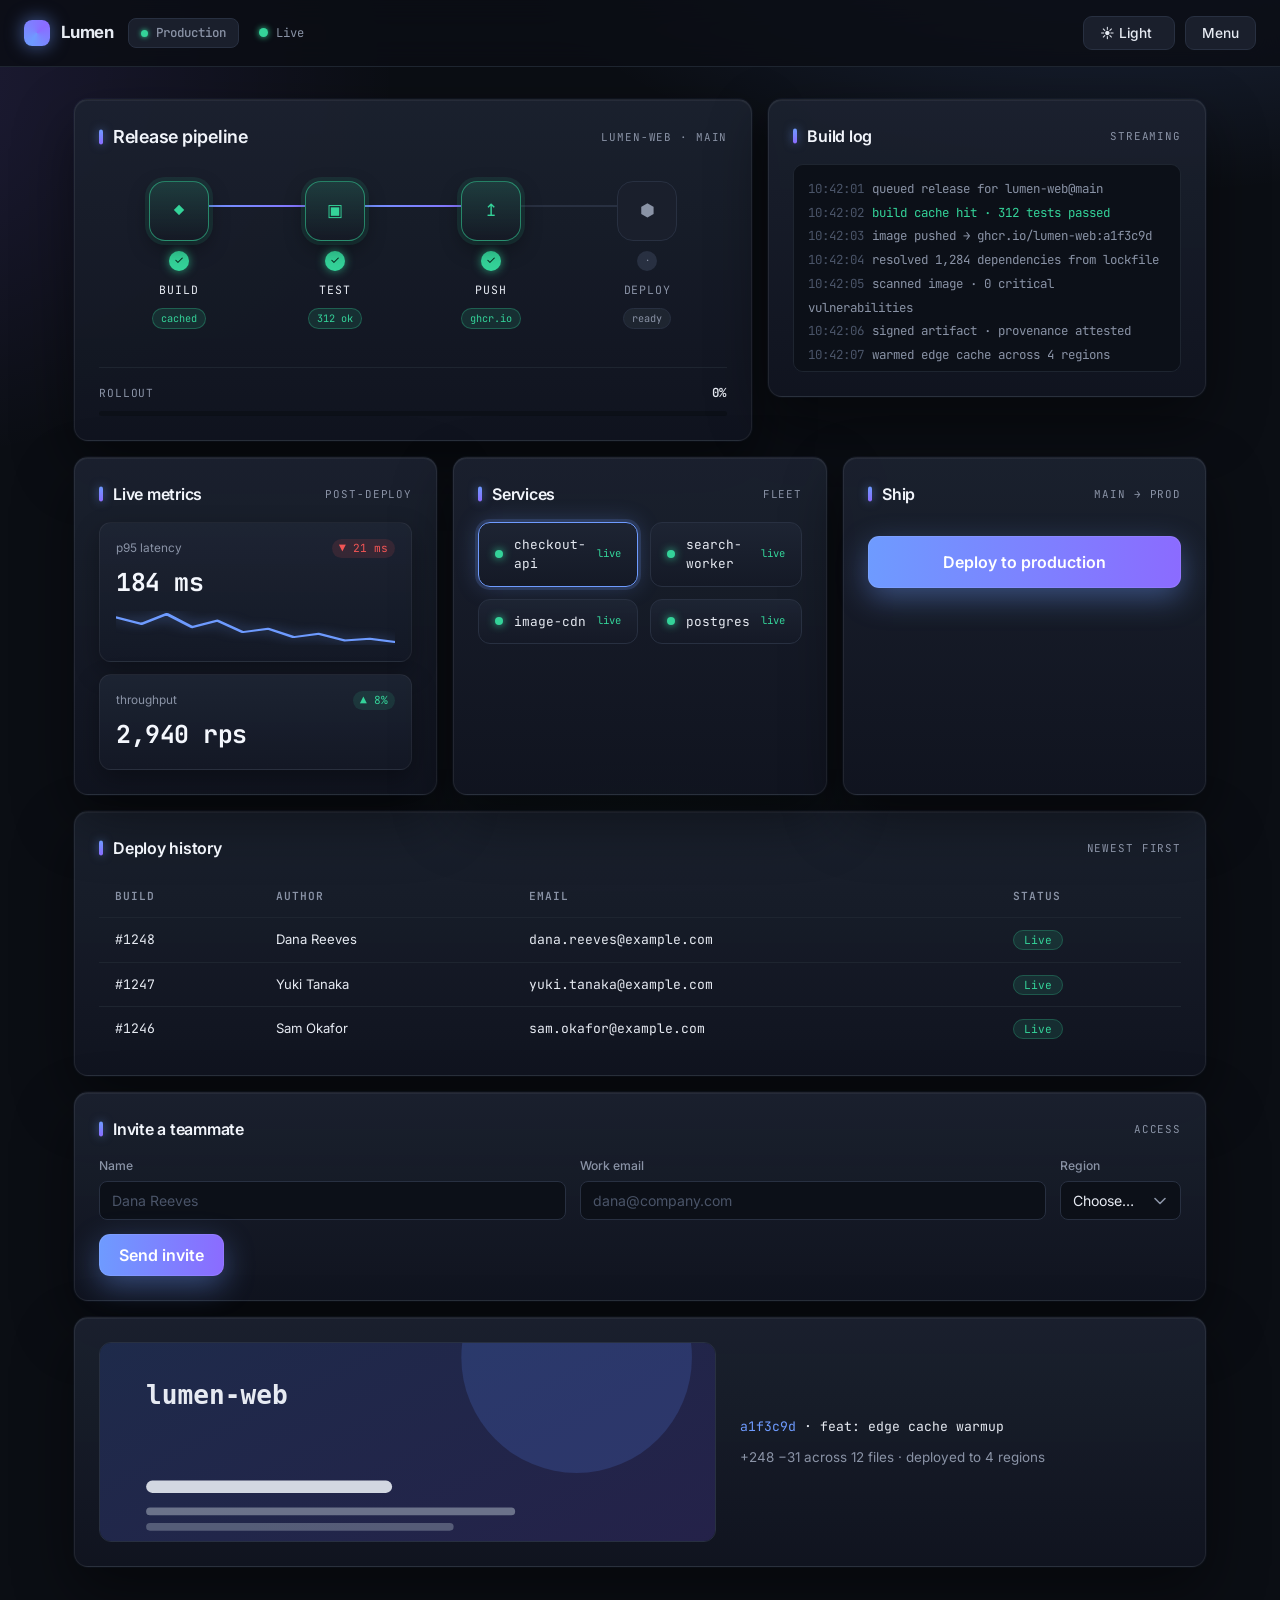
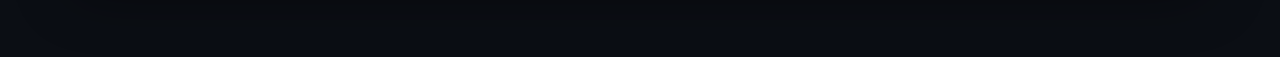
<file: assets-src/demo/index.html>
<!doctype html>
<html lang="en">
<head>
<meta charset="utf-8">
<meta name="viewport" content="width=device-width, initial-scale=1">
<title>Lumen — Deploy Console</title>
<link rel="preconnect" href="https://fonts.googleapis.com">
<link rel="preconnect" href="https://fonts.gstatic.com" crossorigin>
<link href="https://fonts.googleapis.com/css2?family=Inter:wght@400;500;600;700&family=JetBrains+Mono:wght@400;500;700&display=swap" rel="stylesheet">
  <link rel="stylesheet" href="theme.css">
</head>
<body>
<header class="console-bar">
  <div class="logo"><i></i>Lumen</div>
  <div id="env-switch">Production</div>
  <div class="status-dot"><i id="live-dot"></i><span>Live</span></div>
  <div class="bar-actions">
    <button class="btn" id="theme" aria-label="Toggle color theme">☀ Light</button>
    <button class="btn" id="menu" aria-expanded="false" aria-controls="drawer">Menu</button>
  </div>
</header>

<nav class="drawer" id="drawer" role="dialog" aria-label="Workspace navigation" aria-hidden="true">
  <a class="nav-item" href="#">Overview <b>⌘1</b></a>
  <a class="nav-item" href="#">Pipelines <b>⌘2</b></a>
  <a class="nav-item" href="#">Services <b>⌘3</b></a>
  <a class="nav-item" href="#">Monitoring <b>⌘4</b></a>
  <a class="nav-item" href="#">Team <b>⌘5</b></a>
  <a class="nav-item" href="#">Settings <b>⌘,</b></a>
</nav>

<main>
  <div class="grid">
    <!-- PIPELINE -->
    <section class="panel pipeline" id="pipeline">
      <div class="panel__head"><h2>Release pipeline</h2><span class="tag">lumen-web · main</span></div>
      <ul class="stages">
        <li class="stage done" id="stage-build" data-stage="build">
          <div class="stage-link" data-edge="build-test"><i></i></div>
          <div class="stage-ico"><span class="stage-ring"></span>◆</div>
          <span class="badge">✓</span><span class="stage-name">Build</span><span class="chip">cached</span>
        </li>
        <li class="stage done" id="stage-test" data-stage="test">
          <div class="stage-link" data-edge="test-push"><i></i></div>
          <div class="stage-ico"><span class="stage-ring"></span>▣</div>
          <span class="badge">✓</span><span class="stage-name">Test</span><span class="chip">312 ok</span>
        </li>
        <li class="stage done" id="stage-push" data-stage="push">
          <div class="stage-link" data-edge="push-deploy"><i></i></div>
          <div class="stage-ico"><span class="stage-ring"></span>↥</div>
          <span class="badge">✓</span><span class="stage-name">Push</span><span class="chip">ghcr.io</span>
        </li>
        <li class="stage" id="stage-deploy" data-stage="deploy">
          <div class="stage-ico"><span class="stage-ring"></span>⬢</div>
          <span class="badge">·</span><span class="stage-name">Deploy</span><span class="chip">ready</span>
        </li>
      </ul>
      <div class="deploy-progress-wrap">
        <div class="deploy-progress-label"><span>Rollout</span><b id="rollout-pct">0%</b></div>
        <div class="deploy-progress"><i></i></div>
      </div>
    </section>

    <!-- LOG STREAM -->
    <section class="panel log-stream" id="deploy-log">
      <div class="panel__head"><h2>Build log</h2><span class="tag">streaming</span></div>
      <div class="log-stream__body" id="log-body" role="log" aria-live="polite">
        <div class="line"><span class="ts">10:42:01</span>queued release for lumen-web@main</div>
        <div class="line line--ok"><span class="ts">10:42:02</span>build cache hit · 312 tests passed</div>
        <div class="line"><span class="ts">10:42:03</span>image pushed → ghcr.io/lumen-web:a1f3c9d</div>
        <div class="line"><span class="ts">10:42:04</span>resolved 1,284 dependencies from lockfile</div>
        <div class="line"><span class="ts">10:42:05</span>scanned image · 0 critical vulnerabilities</div>
        <div class="line"><span class="ts">10:42:06</span>signed artifact · provenance attested</div>
        <div class="line"><span class="ts">10:42:07</span>warmed edge cache across 4 regions</div>
        <div class="line" id="log-approval"><span class="ts">10:42:08</span>awaiting deploy approval…</div>
      </div>
    </section>
  </div>

  <div class="grid-3">
    <!-- METRICS -->
    <section class="panel metrics" id="metrics">
      <div class="panel__head"><h2>Live metrics</h2><span class="tag">post-deploy</span></div>
      <div class="kpi" id="p95" data-metric="p95">
        <div class="kpi__label"><span>p95 latency</span><span class="delta down">▼ 21 ms</span></div>
        <b class="value" data-countup>184 ms</b>
        <svg class="spark" viewBox="0 0 120 34" preserveAspectRatio="none" aria-hidden="true"></svg>
      </div>
      <div class="kpi" id="rps" data-metric="rps">
        <div class="kpi__label"><span>throughput</span><span class="delta">▲ 8%</span></div>
        <b class="value" data-countup>2,940 rps</b>
      </div>
    </section>

    <!-- TOPOLOGY -->
    <section class="panel topology" id="topology">
      <div class="panel__head"><h2>Services</h2><span class="tag">fleet</span></div>
      <div class="topo-grid">
        <div class="svc-node svc-node--focus" id="svc-api" data-service="checkout-api"><span class="dot"></span><span class="nm">checkout-api</span><span class="st">live</span></div>
        <div class="svc-node" id="svc-worker" data-service="search-worker"><span class="dot"></span><span class="nm">search-worker</span><span class="st">live</span></div>
        <div class="svc-node" id="svc-cdn" data-service="image-cdn"><span class="dot"></span><span class="nm">image-cdn</span><span class="st">live</span></div>
        <div class="svc-node" id="svc-db" data-service="postgres"><span class="dot"></span><span class="nm">postgres</span><span class="st">live</span></div>
      </div>
    </section>

    <!-- DEPLOY ACTION -->
    <section class="panel deploy-panel" id="deploy-panel">
      <div class="panel__head"><h2>Ship</h2><span class="tag">main → prod</span></div>
      <div class="cta-row--form">
        <button class="cta" id="deploy"><span class="spin"></span><span class="chk">✓</span><span class="lbl">Deploy to production</span></button>
        <div class="toast" id="toast" role="status" aria-live="polite">Build #1249 live</div>
        <div class="toast grace" id="cancel-toast" role="status" aria-live="polite">Cancel deploy (5s)</div>
      </div>
      <div class="timer" id="schedule-countdown"><span>Scheduled release in</span><b>12:30</b></div>
      <div class="timer warn" id="rollback-countdown"><span>Auto-rollback in</span><b>04:59</b></div>
    </section>
  </div>

  <!-- HISTORY -->
  <section class="panel hist-wrap" id="history-panel">
    <div class="panel__head"><h2>Deploy history</h2><span class="tag">newest first</span></div>
    <table class="deploy-history" id="history">
      <thead><tr><th>Build</th><th>Author</th><th>Email</th><th>Status</th></tr></thead>
      <tbody id="history-body">
        <tr class="row--new" id="row-new"><td class="bn">#1249</td><td>You</td><td class="email" id="email-new" data-private>you@lumen.dev</td><td><span class="pill run" id="pill-new">Rolling out</span></td></tr>
        <tr id="row-1248"><td class="bn">#1248</td><td>Dana Reeves</td><td class="email" id="email-1248" data-private>dana.reeves@example.com</td><td><span class="pill ok">Live</span></td></tr>
        <tr id="row-1247"><td class="bn">#1247</td><td>Yuki Tanaka</td><td class="email" id="email-1247" data-private>yuki.tanaka@example.com</td><td><span class="pill ok">Live</span></td></tr>
        <tr id="row-1246"><td class="bn">#1246</td><td>Sam Okafor</td><td class="email" id="email-1246" data-private>sam.okafor@example.com</td><td><span class="pill ok">Live</span></td></tr>
      </tbody>
    </table>
  </section>

  <!-- INVITE / CONFIG FORM -->
  <section class="panel" id="invite-panel">
    <div class="panel__head"><h2>Invite a teammate</h2><span class="tag">access</span></div>
    <form class="invite" id="invite-form" onsubmit="return false">
      <div class="field"><label for="iname">Name</label><input id="iname" data-cursor-stop type="text" placeholder="Dana Reeves" autocomplete="off"></div>
      <div class="field"><label for="iemail">Work email</label><input id="iemail" data-cursor-stop type="email" placeholder="dana@company.com" autocomplete="off"></div>
      <div class="field"><label for="region">Region</label>
        <select id="region" data-cursor-stop>
          <option value="">Choose…</option>
          <option value="us-east">US East</option>
          <option value="eu-west">EU West</option>
          <option value="sa-east">São Paulo</option>
          <option value="ap-south">Singapore</option>
        </select>
      </div>
      <div class="cta-row--form">
        <button class="cta cta--form" id="invite" data-cursor-stop>Send invite</button>
        <div class="toast" id="invite-toast" role="status" aria-live="polite">Invite sent ✓</div>
      </div>
    </form>
  </section>

  <!-- DEPLOY DETAIL (kenburns) -->
  <section class="panel deploy-detail" id="deploy-detail">
    <div class="artifact-frame">
      <img class="artifact-preview" data-kenburns alt="Deployed lumen-web app preview"
        src="data:image/svg+xml;utf8,&lt;svg xmlns='http://www.w3.org/2000/svg' width='800' height='400'&gt;&lt;defs&gt;&lt;linearGradient id='g' x1='0' y1='0' x2='1' y2='1'&gt;&lt;stop offset='0' stop-color='%235B8CFF'/&gt;&lt;stop offset='1' stop-color='%237C5CF6'/&gt;&lt;/linearGradient&gt;&lt;/defs&gt;&lt;rect width='800' height='400' fill='%230c1018'/&gt;&lt;rect width='800' height='400' fill='url(%23g)' opacity='.22'/&gt;&lt;circle cx='620' cy='90' r='150' fill='%235B8CFF' opacity='.18'/&gt;&lt;rect x='60' y='250' width='320' height='16' rx='8' fill='%23E6EAF2' opacity='.9'/&gt;&lt;rect x='60' y='285' width='480' height='10' rx='5' fill='%238A93A6' opacity='.7'/&gt;&lt;rect x='60' y='305' width='400' height='10' rx='5' fill='%238A93A6' opacity='.5'/&gt;&lt;text x='60' y='150' fill='%23E6EAF2' font-family='monospace' font-size='34' font-weight='700'&gt;lumen-web&lt;/text&gt;&lt;/svg&gt;">
    </div>
    <div>
      <div class="detail__commit"><span class="sha">a1f3c9d</span> · feat: edge cache warmup</div>
      <div class="detail__diff">+248 −31 across 12 files · deployed to 4 regions</div>
    </div>
  </section>
</main>

<script>
  const $=s=>document.querySelector(s), $$=s=>[...document.querySelectorAll(s)];

  // drawer (with aria sync)
  $('#menu').addEventListener('click',()=>{
    const open=$('#drawer').classList.toggle('open');
    $('#menu').setAttribute('aria-expanded',open);
    $('#drawer').setAttribute('aria-hidden',!open);
  });

  // theme
  $('#theme').addEventListener('click',function(){
    const light=document.body.classList.toggle('light');
    this.textContent=light?'☾ Dark':'☀ Light';
  });

  // static p95 sparkline path (the showreel sparkline primitive overlays its own draw)
  (function(){
    const pts=[26,22,28,20,24,17,19,14,16,12,13,11],w=120,h=34,
      max=Math.max(...pts),min=Math.min(...pts);
    const d=pts.map((p,i)=>`${i?'L':'M'}${(i/(pts.length-1)*w).toFixed(1)},${(h-((p-min)/(max-min||1))*(h-6)-3).toFixed(1)}`).join(' ');
    $('#p95 .spark').innerHTML=`<path d="${d}" fill="none" stroke="var(--acc)" stroke-width="2" stroke-linecap="round" stroke-linejoin="round"/>`;
  })();

  // ── countdown driver: ticks a timer from mm:ss while shown
  function tick(el){
    const b=el.querySelector('b');let [m,s]=b.textContent.split(':').map(Number);
    el._iv&&clearInterval(el._iv);
    el._iv=setInterval(()=>{ if(s===0){if(m===0){clearInterval(el._iv);return;}m--;s=59;}else s--;
      b.textContent=String(m).padStart(2,'0')+':'+String(s).padStart(2,'0'); },1000);
  }

  // ── blocked gate branch: a real first attempt that fails the deploy gate.
  // Leaves the fail state UP (red stage, ticking rollback) so the guard scene
  // shows genuine blocked state; the next deploy click clears it and ships.
  let gateArmed=false; // set true to make the first deploy click fail the gate
  function blockGate(){
    const dep=$('#stage-deploy'),btn=$('#deploy');
    dep.classList.add('fail');dep.querySelector('.badge').textContent='!';
    dep.querySelector('.chip').textContent='gate failed';
    btn.classList.add('blocked');btn.classList.add('shaking');
    const rb=$('#rollback-countdown');rb.classList.add('show');tick(rb);
    $('#log-body').insertAdjacentHTML('beforeend','<div class="line line--err"><span class="ts">10:42:09</span>deploy gate FAILED · health check threshold</div>');
    setTimeout(()=>btn.classList.remove('shaking'),600); // shake plays once; red (.blocked) STAYS for the scene
  }

  // ── successful deploy flow: clears any fail, runs the pipeline, lands history
  function runDeploy(){
    const b=$('#deploy'),lbl=b.querySelector('.lbl'),bar=$('.deploy-progress i'),dep=$('#stage-deploy');
    if(b.classList.contains('loading')||b.classList.contains('done'))return;
    dep.classList.remove('fail');dep.querySelector('.badge').textContent='·';
    $('#rollback-countdown').classList.remove('show');
    b.classList.remove('blocked');b.classList.add('loading');lbl.textContent='Deploying…';
    dep.classList.add('running');dep.querySelector('.chip').textContent='deploying';
    // cancel grace window
    const cg=$('#cancel-toast');cg.classList.add('show');setTimeout(()=>cg.classList.remove('show'),1600);
    const pct=$('#rollout-pct');
    let w=0;const t=setInterval(()=>{w=Math.min(100,w+8);bar.style.width=w+'%';if(pct)pct.textContent=w+'%';
      if(w>=100){clearInterval(t);
        b.classList.remove('loading');b.classList.add('done');lbl.textContent='Deployed';
        dep.classList.remove('running');dep.classList.add('done');
        dep.querySelector('.badge').textContent='✓';dep.querySelector('.chip').textContent='live';
        $('#topology').setAttribute('data-rollout','');
        $('#log-body').insertAdjacentHTML('beforeend','<div class="line line--ok"><span class="ts">10:42:11</span>deploy complete · #1249 live in 4 regions</div>');
        // land history: reveal new row, flip pill to live
        const r=$('#row-new');r.classList.add('show');
        const p=$('#pill-new');p.className='pill ok';p.textContent='Live';
        const to=$('#toast');to.classList.add('show');setTimeout(()=>to.classList.remove('show'),20000);
      }},150);
  }
  // first click on an armed gate fails (guard scene); next click ships for real.
  $('#deploy').addEventListener('click',()=>{
    if(gateArmed){ gateArmed=false; blockGate(); return; }
    runDeploy();
  });

  // invite
  $('#invite').addEventListener('click',()=>{
    const name=($('#iname').value||'teammate').trim();
    const t=$('#invite-toast');t.textContent='Invite sent to '+name+' ✓';
    t.classList.add('show');setTimeout(()=>t.classList.remove('show'),20000);
  });

  // ── URL state hooks for the reel / static captures
  const q=new URLSearchParams(location.search);
  if(q.get('theme')==='light'){document.body.classList.add('light');$('#theme').textContent='☾ Dark';}
  if(q.get('gate')==='fail')gateArmed=true; // first deploy click will fail the gate
  if(q.get('schedule')==='1'){const sc=$('#schedule-countdown');sc.classList.add('show');tick(sc);}
  if(q.get('row')==='new')$('#row-new').classList.add('show');
  // expose for the reel to call between steps if needed
  window.__lumen={blockGate,runDeploy,tick};
</script>
</body>
</html>
</file>
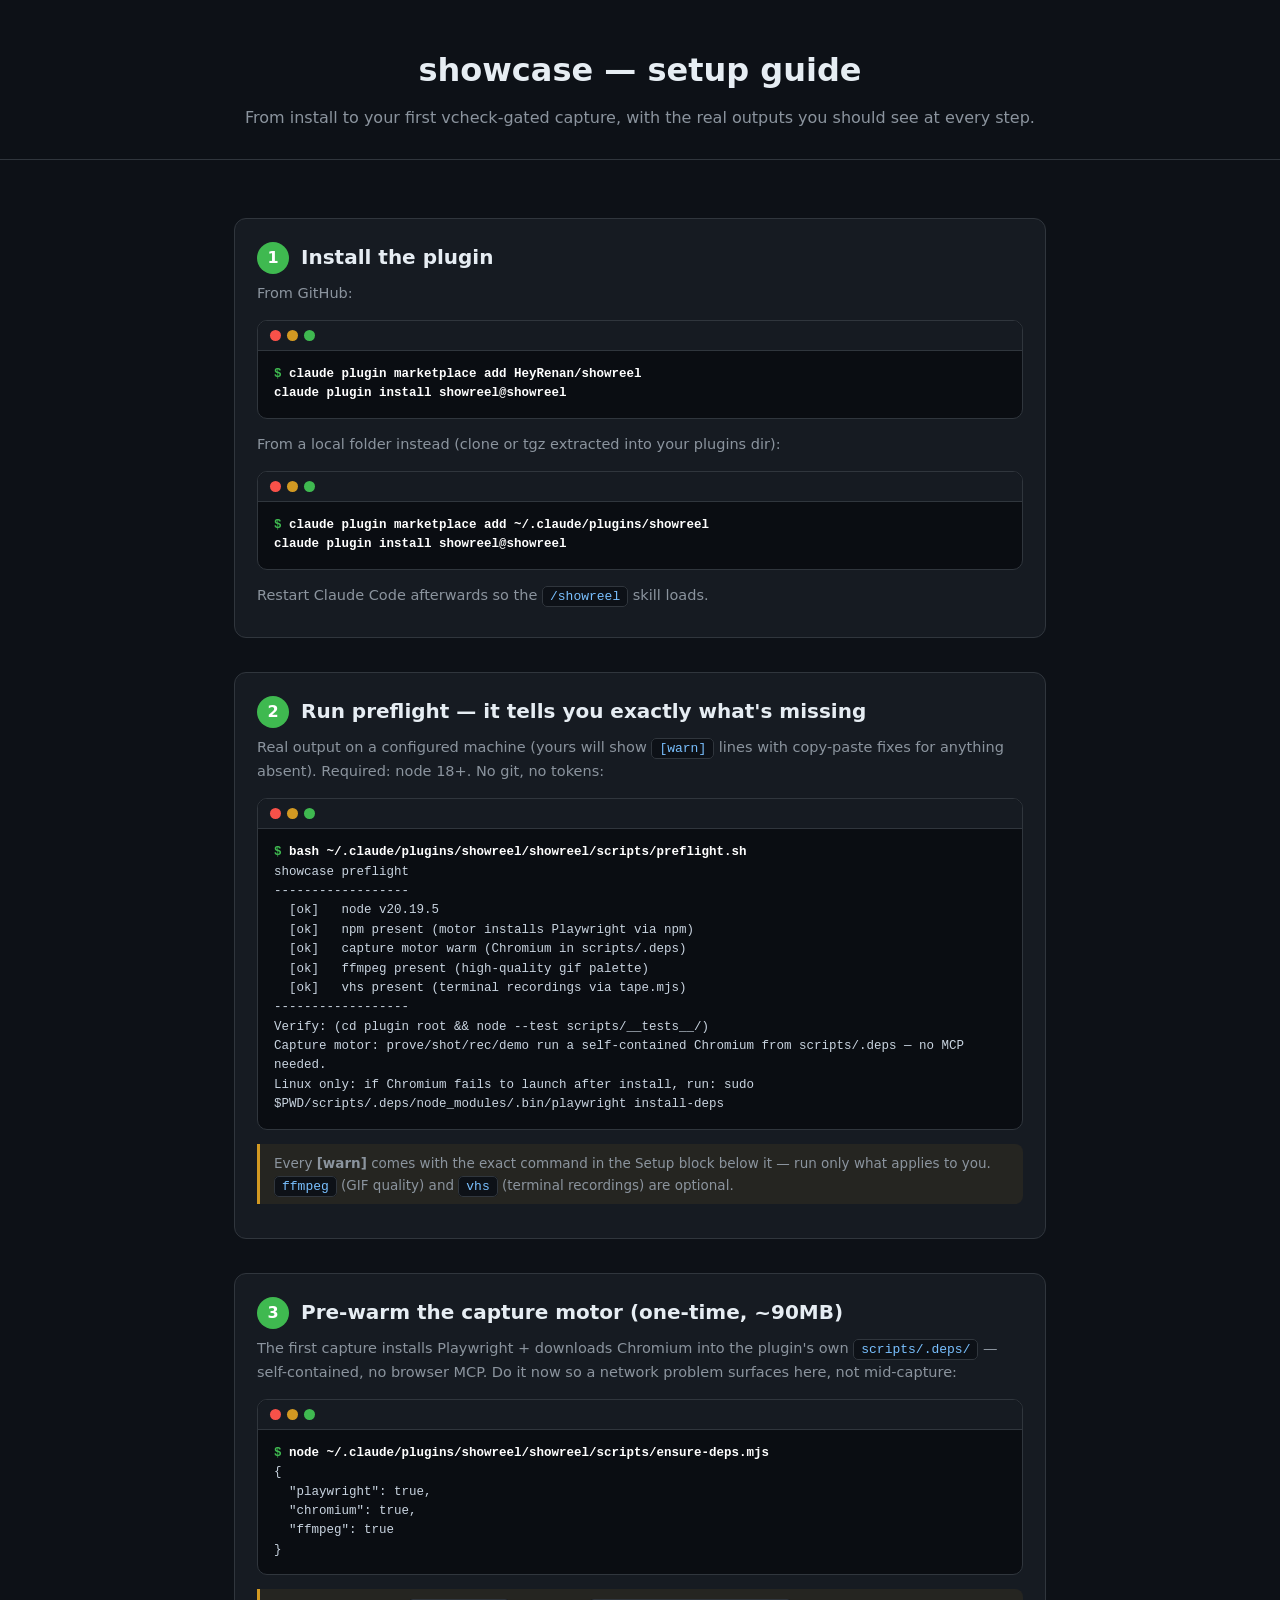
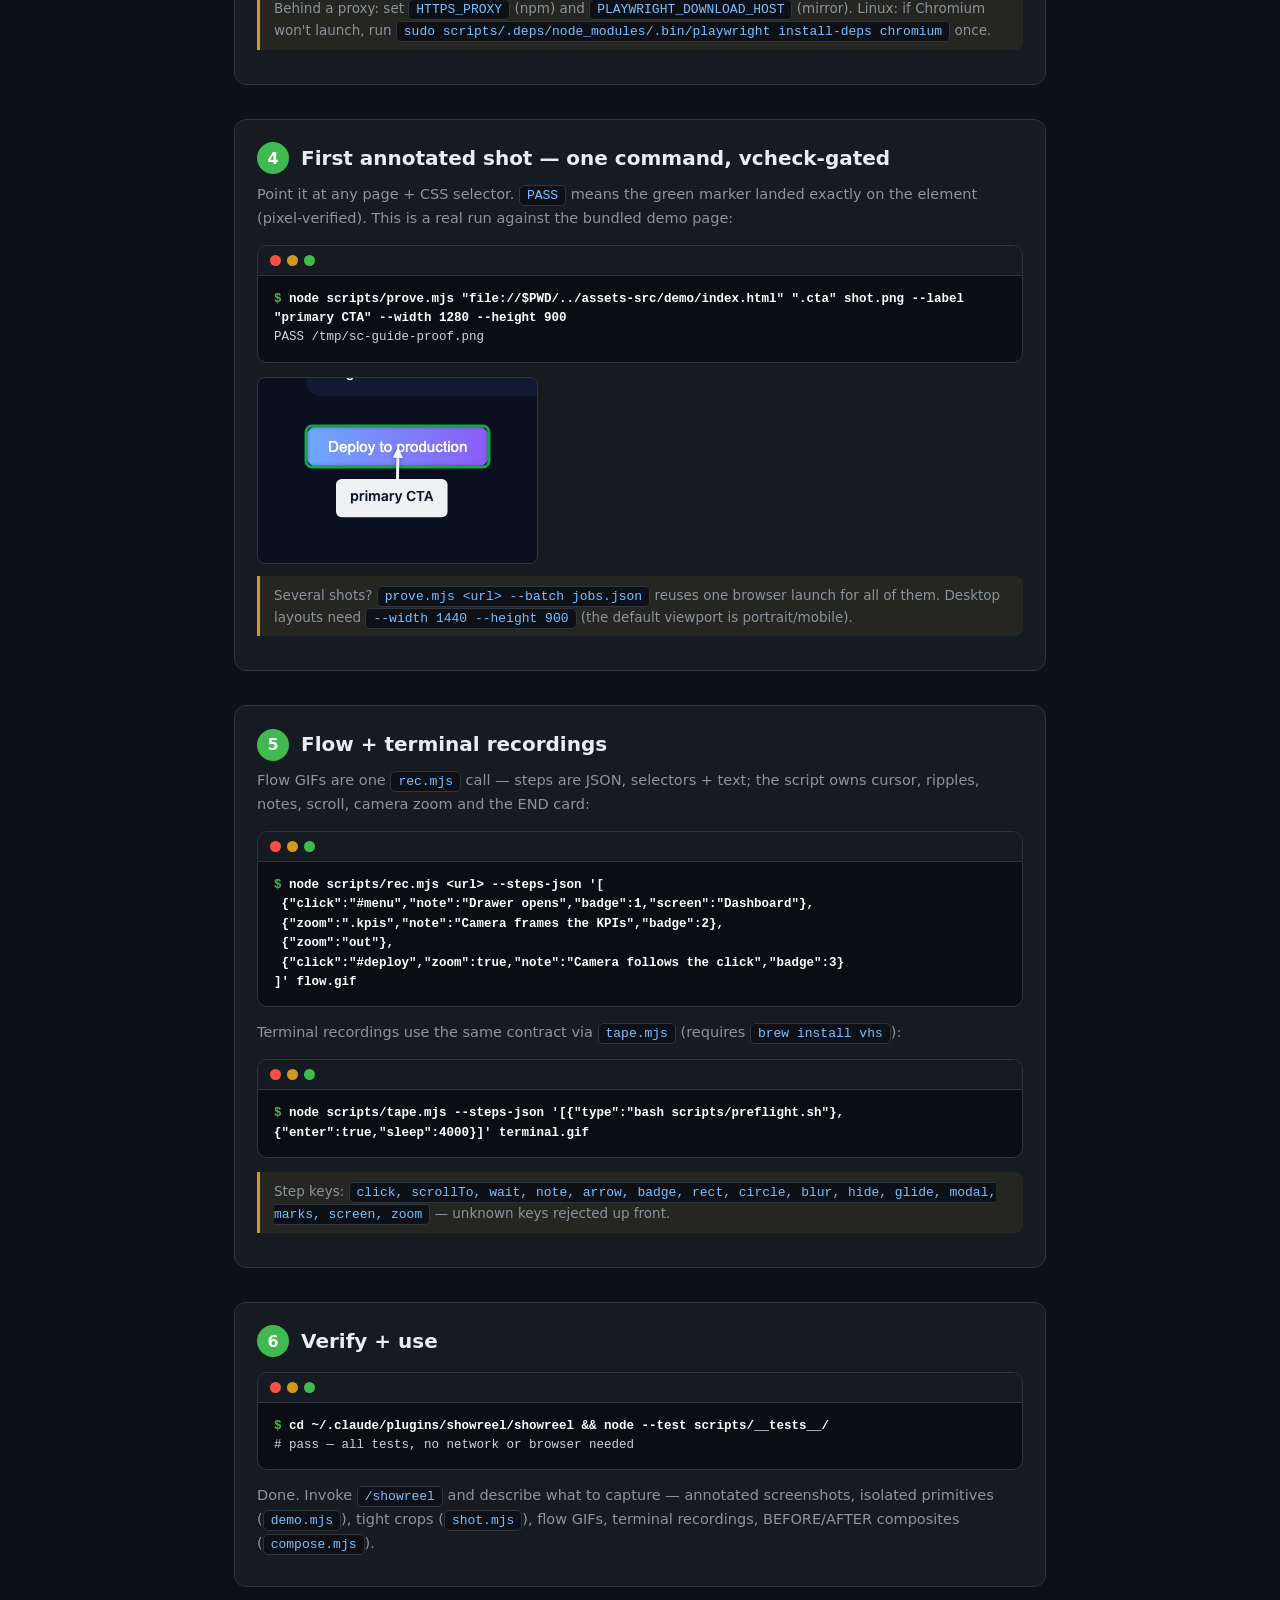
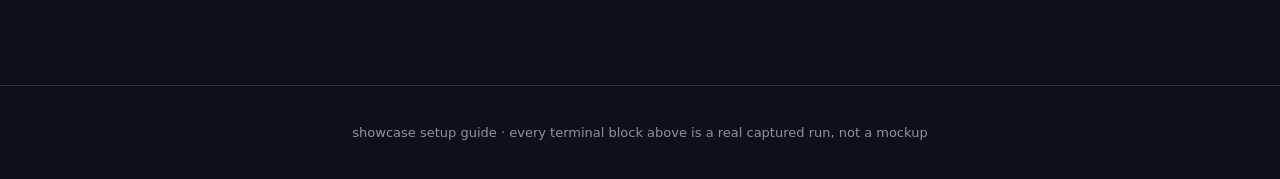
<file: showreel/GUIDE.html>
<!doctype html><html lang="en"><head><meta charset="utf-8">
<meta name="viewport" content="width=device-width,initial-scale=1"><title>showcase — setup guide</title>
<style>
  :root{--bg:#0d1117;--card:#161b22;--bd:#30363d;--fg:#e6edf3;--mut:#8b949e;--grn:#3fb950;--blue:#79c0ff;--amber:#d29922}
  *{box-sizing:border-box} body{margin:0;background:var(--bg);color:var(--fg);font:16px/1.65 system-ui,-apple-system,Segoe UI,Roboto,Arial,sans-serif}
  header{padding:44px 24px 28px;border-bottom:1px solid var(--bd);text-align:center}
  header h1{margin:0 0 8px;font-size:32px} header p{margin:0;color:var(--mut)}
  main{max-width:860px;margin:0 auto;padding:24px}
  .step{margin:34px 0;padding:22px;background:var(--card);border:1px solid var(--bd);border-radius:12px}
  .step h2{margin:0 0 4px;font-size:20px;display:flex;align-items:center;gap:12px}
  .step h2 .n{flex:none;width:32px;height:32px;border-radius:50%;background:var(--grn);color:#fff;font:700 16px system-ui;display:flex;align-items:center;justify-content:center}
  .step p{color:var(--mut);font-size:14.5px;margin:8px 0}
  .step code.inline{background:#0d1117;border:1px solid var(--bd);border-radius:5px;padding:2px 7px;font:13px ui-monospace,Menlo,monospace;color:var(--blue)}
  .term{margin:14px 0;border:1px solid var(--bd);border-radius:10px;overflow:hidden;background:#0a0d12}
  .term .bar{display:flex;gap:6px;padding:9px 12px;background:#161b22;border-bottom:1px solid var(--bd)}
  .term .bar span{width:11px;height:11px;border-radius:50%;background:#30363d}
  .term .bar span:first-child{background:#f85149}.term .bar span:nth-child(2){background:#d29922}.term .bar span:nth-child(3){background:#3fb950}
  .term pre{margin:0;padding:14px 16px;font:12.5px/1.55 ui-monospace,Menlo,monospace;color:#c9d4e0;overflow-x:auto;white-space:pre-wrap}
  .term .prompt{color:var(--grn);font-weight:700}.term .cmd{color:#fff;font-weight:600}
  .step img{max-width:100%;border-radius:8px;border:1px solid var(--bd);display:block;margin:14px 0 0}
  table{width:100%;border-collapse:collapse;font-size:13.5px;margin:12px 0}
  th,td{text-align:left;padding:8px 10px;border:1px solid var(--bd)} th{background:#0d1117;color:var(--grn)}
  td code{font:12px ui-monospace,Menlo,monospace;color:var(--blue)}
  .tip{border-left:3px solid var(--amber);padding:8px 14px;background:rgba(210,153,34,.08);border-radius:0 8px 8px 0;font-size:13.5px;color:var(--mut);margin:12px 0}
  footer{text-align:center;color:var(--mut);padding:36px;font-size:13px;border-top:1px solid var(--bd);margin-top:40px}
</style></head><body>
<header>
  <h1>showcase — setup guide</h1>
  <p>From install to your first vcheck-gated capture, with the real outputs you should see at every step.</p>
</header>
<main>

<div class="step"><h2><span class="n">1</span>Install the plugin</h2>
<p>From GitHub:</p>

  <div class="term">
    <div class="bar"><span></span><span></span><span></span></div>
    <pre><span class="prompt">$ </span><span class="cmd">claude plugin marketplace add HeyRenan/showreel
claude plugin install showreel@showreel</span>
</pre>
  </div>
<p>From a local folder instead (clone or tgz extracted into your plugins dir):</p>

  <div class="term">
    <div class="bar"><span></span><span></span><span></span></div>
    <pre><span class="prompt">$ </span><span class="cmd">claude plugin marketplace add ~/.claude/plugins/showreel
claude plugin install showreel@showreel</span>
</pre>
  </div>
<p>Restart Claude Code afterwards so the <code class="inline">/showreel</code> skill loads.</p></div>

<div class="step"><h2><span class="n">2</span>Run preflight — it tells you exactly what's missing</h2>
<p>Real output on a configured machine (yours will show <code class="inline">[warn]</code> lines with copy-paste fixes for anything absent). Required: node 18+. No git, no tokens:</p>

  <div class="term">
    <div class="bar"><span></span><span></span><span></span></div>
    <pre><span class="prompt">$ </span><span class="cmd">bash ~/.claude/plugins/showreel/showreel/scripts/preflight.sh</span>
showcase preflight
------------------
  [ok]   node v20.19.5
  [ok]   npm present (motor installs Playwright via npm)
  [ok]   capture motor warm (Chromium in scripts/.deps)
  [ok]   ffmpeg present (high-quality gif palette)
  [ok]   vhs present (terminal recordings via tape.mjs)
------------------
Verify: (cd plugin root &amp;&amp; node --test scripts/__tests__/)
Capture motor: prove/shot/rec/demo run a self-contained Chromium from scripts/.deps — no MCP needed.
Linux only: if Chromium fails to launch after install, run: sudo $PWD/scripts/.deps/node_modules/.bin/playwright install-deps</pre>
  </div>
<div class="tip">Every <b>[warn]</b> comes with the exact command in the Setup block below it — run only what applies to you. <code class="inline">ffmpeg</code> (GIF quality) and <code class="inline">vhs</code> (terminal recordings) are optional.</div></div>

<div class="step"><h2><span class="n">3</span>Pre-warm the capture motor (one-time, ~90MB)</h2>
<p>The first capture installs Playwright + downloads Chromium into the plugin's own <code class="inline">scripts/.deps/</code> — self-contained, no browser MCP. Do it now so a network problem surfaces here, not mid-capture:</p>

  <div class="term">
    <div class="bar"><span></span><span></span><span></span></div>
    <pre><span class="prompt">$ </span><span class="cmd">node ~/.claude/plugins/showreel/showreel/scripts/ensure-deps.mjs</span>
{
  "playwright": true,
  "chromium": true,
  "ffmpeg": true
}</pre>
  </div>
<div class="tip">Behind a proxy: set <code class="inline">HTTPS_PROXY</code> (npm) and <code class="inline">PLAYWRIGHT_DOWNLOAD_HOST</code> (mirror). Linux: if Chromium won't launch, run <code class="inline">sudo scripts/.deps/node_modules/.bin/playwright install-deps chromium</code> once.</div></div>

<div class="step"><h2><span class="n">4</span>First annotated shot — one command, vcheck-gated</h2>
<p>Point it at any page + CSS selector. <code class="inline">PASS</code> means the green marker landed exactly on the element (pixel-verified). This is a real run against the bundled demo page:</p>

  <div class="term">
    <div class="bar"><span></span><span></span><span></span></div>
    <pre><span class="prompt">$ </span><span class="cmd">node scripts/prove.mjs "file://$PWD/../assets-src/demo/index.html" ".cta" shot.png --label "primary CTA" --width 1280 --height 900</span>
PASS /tmp/sc-guide-proof.png</pre>
  </div>
<img src="[data-uri]" alt="real annotated capture">
<div class="tip">Several shots? <code class="inline">prove.mjs &lt;url&gt; --batch jobs.json</code> reuses one browser launch for all of them. Desktop layouts need <code class="inline">--width 1440 --height 900</code> (the default viewport is portrait/mobile).</div></div>

<div class="step"><h2><span class="n">5</span>Flow + terminal recordings</h2>
<p>Flow GIFs are one <code class="inline">rec.mjs</code> call — steps are JSON, selectors + text; the script owns cursor, ripples, notes, scroll, camera zoom and the END card:</p>

  <div class="term">
    <div class="bar"><span></span><span></span><span></span></div>
    <pre><span class="prompt">$ </span><span class="cmd">node scripts/rec.mjs &lt;url&gt; --steps-json '[
 {"click":"#menu","note":"Drawer opens","badge":1,"screen":"Dashboard"},
 {"zoom":".kpis","note":"Camera frames the KPIs","badge":2},
 {"zoom":"out"},
 {"click":"#deploy","zoom":true,"note":"Camera follows the click","badge":3}
]' flow.gif</span>
</pre>
  </div>
<p>Terminal recordings use the same contract via <code class="inline">tape.mjs</code> (requires <code class="inline">brew install vhs</code>):</p>

  <div class="term">
    <div class="bar"><span></span><span></span><span></span></div>
    <pre><span class="prompt">$ </span><span class="cmd">node scripts/tape.mjs --steps-json '[{"type":"bash scripts/preflight.sh"},{"enter":true,"sleep":4000}]' terminal.gif</span>
</pre>
  </div>
<div class="tip">Step keys: <code class="inline">click, scrollTo, wait, note, arrow, badge, rect, circle, blur, hide, glide, modal, marks, screen, zoom</code> — unknown keys rejected up front.</div></div>

<div class="step"><h2><span class="n">6</span>Verify + use</h2>

  <div class="term">
    <div class="bar"><span></span><span></span><span></span></div>
    <pre><span class="prompt">$ </span><span class="cmd">cd ~/.claude/plugins/showreel/showreel &amp;&amp; node --test scripts/__tests__/</span>
# pass — all tests, no network or browser needed</pre>
  </div>
<p>Done. Invoke <code class="inline">/showreel</code> and describe what to capture — annotated screenshots, isolated primitives (<code class="inline">demo.mjs</code>), tight crops (<code class="inline">shot.mjs</code>), flow GIFs, terminal recordings, BEFORE/AFTER composites (<code class="inline">compose.mjs</code>).</p></div>

</main>
<footer>showcase setup guide · every terminal block above is a real captured run, not a mockup</footer>
</body></html>
</file>
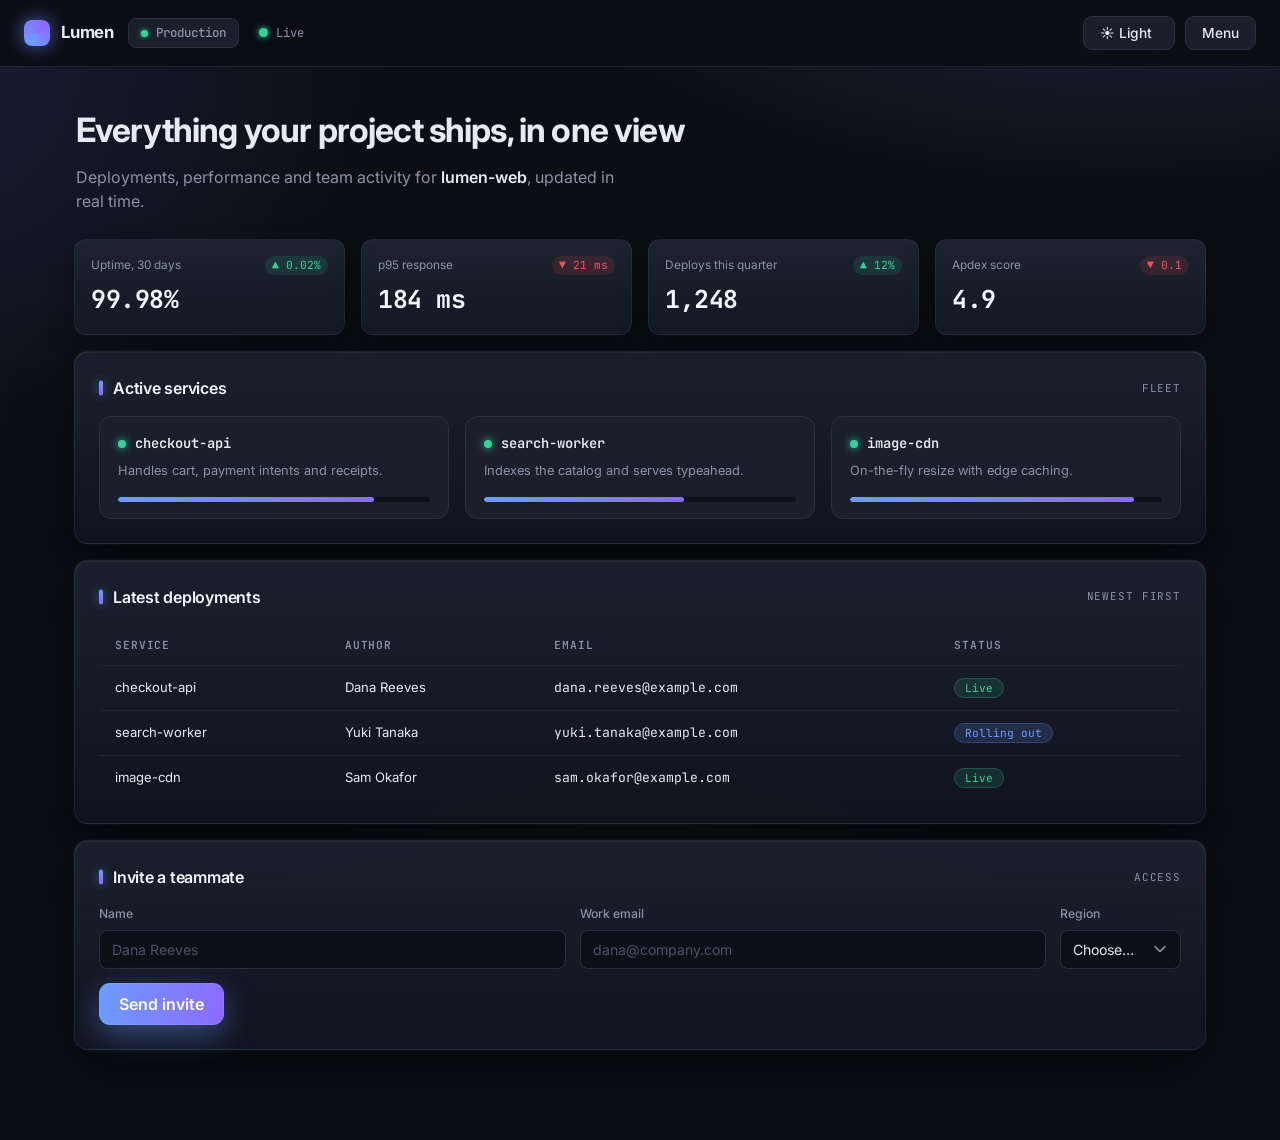
<file: assets-src/demo/overview.html>
<!doctype html>
<html lang="en">
<head>
<meta charset="utf-8">
<meta name="viewport" content="width=device-width, initial-scale=1">
<title>Lumen — Overview</title>
<link rel="preconnect" href="https://fonts.googleapis.com">
<link rel="preconnect" href="https://fonts.gstatic.com" crossorigin>
<link href="https://fonts.googleapis.com/css2?family=Inter:wght@400;500;600;700&family=JetBrains+Mono:wght@400;500;700&display=swap" rel="stylesheet">
<link rel="stylesheet" href="theme.css">
<style>
  /* overview-only LAYOUT — all look/tokens come from theme.css */
  .hero{margin:6px 2px 26px}
  .hero h1{font-size:2.1rem;font-weight:700;letter-spacing:-.025em}
  .hero p{color:var(--mut);margin-top:10px;max-width:560px}
  .hero p b{color:var(--ink);font-weight:600}
  .kpi-row{display:grid;grid-template-columns:repeat(4,1fr);gap:16px;margin-bottom:16px}
  .svc-row{display:grid;grid-template-columns:repeat(3,1fr);gap:16px}
  .svc-card{background:var(--raised);border:1px solid var(--line-2);border-radius:12px;padding:16px 18px}
  .svc-card__head{display:flex;align-items:center;gap:9px;margin-bottom:2px}
  .svc-card__head .dot{width:8px;height:8px;border-radius:50%;background:var(--ok);box-shadow:0 0 8px var(--ok)}
  .svc-card h3{font-family:var(--mono);font-size:.86rem;font-weight:600}
  .svc-card p{color:var(--mut);font-size:.8rem;margin:8px 0 16px;line-height:1.45}
  .svc-card .deploy-progress{margin-top:auto}
</style>
</head>
<body>
<header class="console-bar">
  <div class="logo"><i></i>Lumen</div>
  <div id="env-switch">Production</div>
  <div class="status-dot"><i></i><span>Live</span></div>
  <div class="bar-actions">
    <button class="btn" id="theme" aria-label="Toggle color theme">☀ Light</button>
    <button class="btn" id="menu">Menu</button>
  </div>
</header>

<main>
  <section class="hero" id="hero">
    <h1>Everything your project ships, in one view</h1>
    <p>Deployments, performance and team activity for <b>lumen-web</b>, updated in real time.</p>
  </section>

  <!-- KPI ROW -->
  <div class="kpi-row" id="kpis">
    <div class="kpi" id="kpi-uptime" data-metric="uptime">
      <div class="kpi__label"><span>Uptime, 30 days</span><span class="delta">▲ 0.02%</span></div>
      <b class="value" data-countup>99.98%</b>
    </div>
    <div class="kpi" id="kpi-latency" data-metric="p95">
      <div class="kpi__label"><span>p95 response</span><span class="delta down">▼ 21 ms</span></div>
      <b class="value" data-countup>184 ms</b>
    </div>
    <div class="kpi" id="kpi-deploys" data-metric="deploys">
      <div class="kpi__label"><span>Deploys this quarter</span><span class="delta">▲ 12%</span></div>
      <b class="value" data-countup>1,248</b>
    </div>
    <div class="kpi" id="kpi-apdex" data-metric="apdex">
      <div class="kpi__label"><span>Apdex score</span><span class="delta down">▼ 0.1</span></div>
      <b class="value" data-countup>4.9</b>
    </div>
  </div>

  <!-- ACTIVE SERVICES -->
  <section class="panel" id="services">
    <div class="panel__head"><h2>Active services</h2><span class="tag">fleet</span></div>
    <div class="svc-row">
      <div class="svc-card" id="svc-checkout" data-service="checkout-api">
        <div class="svc-card__head"><span class="dot"></span><h3>checkout-api</h3></div>
        <p>Handles cart, payment intents and receipts.</p>
        <div class="deploy-progress"><i style="width:82%"></i></div>
      </div>
      <div class="svc-card" id="svc-search" data-service="search-worker">
        <div class="svc-card__head"><span class="dot"></span><h3>search-worker</h3></div>
        <p>Indexes the catalog and serves typeahead.</p>
        <div class="deploy-progress"><i style="width:64%"></i></div>
      </div>
      <div class="svc-card" id="svc-cdn" data-service="image-cdn">
        <div class="svc-card__head"><span class="dot"></span><h3>image-cdn</h3></div>
        <p>On-the-fly resize with edge caching.</p>
        <div class="deploy-progress"><i style="width:91%"></i></div>
      </div>
    </div>
  </section>

  <!-- LATEST DEPLOYMENTS -->
  <section class="panel hist-wrap" id="deployments">
    <div class="panel__head"><h2>Latest deployments</h2><span class="tag">newest first</span></div>
    <table class="deploy-history">
      <thead><tr><th>Service</th><th>Author</th><th>Email</th><th>Status</th></tr></thead>
      <tbody>
        <tr id="dep-checkout"><td>checkout-api</td><td>Dana Reeves</td><td class="email" data-private>dana.reeves@example.com</td><td><span class="pill ok">Live</span></td></tr>
        <tr id="dep-search"><td>search-worker</td><td>Yuki Tanaka</td><td class="email" data-private>yuki.tanaka@example.com</td><td><span class="pill run">Rolling out</span></td></tr>
        <tr id="dep-cdn"><td>image-cdn</td><td>Sam Okafor</td><td class="email" data-private>sam.okafor@example.com</td><td><span class="pill ok">Live</span></td></tr>
      </tbody>
    </table>
  </section>

  <!-- INVITE -->
  <section class="panel" id="invite-panel">
    <div class="panel__head"><h2>Invite a teammate</h2><span class="tag">access</span></div>
    <form class="invite" id="invite-form" onsubmit="return false">
      <div class="field"><label for="iname">Name</label><input id="iname" data-cursor-stop type="text" placeholder="Dana Reeves" autocomplete="off"></div>
      <div class="field"><label for="iemail">Work email</label><input id="iemail" data-cursor-stop type="email" placeholder="dana@company.com" autocomplete="off"></div>
      <div class="field"><label for="region">Region</label>
        <select id="region" data-cursor-stop>
          <option value="">Choose…</option>
          <option value="us-east">US East</option>
          <option value="eu-west">EU West</option>
          <option value="sa-east">São Paulo</option>
          <option value="ap-south">Singapore</option>
        </select>
      </div>
      <div class="cta-row--form">
        <button class="cta cta--form" id="invite" data-cursor-stop>Send invite</button>
        <div class="toast" id="invite-toast" role="status" aria-live="polite">Invite sent ✓</div>
      </div>
    </form>
  </section>
</main>

<script>
  const $=s=>document.querySelector(s);
  $('#theme').addEventListener('click',function(){
    const light=document.body.classList.toggle('light');
    this.textContent=light?'☾ Dark':'☀ Light';
  });
  $('#invite').addEventListener('click',()=>{
    const name=($('#iname').value||'teammate').trim();
    const t=$('#invite-toast');t.textContent='Invite sent to '+name+' ✓';
    t.classList.add('show');setTimeout(()=>t.classList.remove('show'),20000);
  });
  const q=new URLSearchParams(location.search);
  if(q.get('theme')==='light'){document.body.classList.add('light');$('#theme').textContent='☾ Dark';}
</script>
</body>
</html>
</file>
<file: assets-src/demo/theme.css>
/* theme.css — shared premium design system (console + overview). Do not inline; both fixtures <link> this. */
  :root{
    --bg:#0B0E14; --panel:#131722; --raised:#1A1F2C; --sunken:#0c1018;
    --line:#1E2530; --line-2:#283041;
    --ink:#E6EAF2; --mut:#8A93A6; --faint:#4a5468;
    --acc:#5B8CFF; --acc-2:#7C5CF6;
    --run:#FFB84D; --ok:#34D399; --fail:#F25555;
    /* soft tints + focus ring — one source for the alphas that recurred inline */
    --acc-soft:rgba(91,140,255,.12); --ring:rgba(91,140,255,.3);
    --ok-soft:rgba(52,211,153,.12); --fail-soft:rgba(242,85,85,.12);
    --mono:"JetBrains Mono",ui-monospace,SFMono-Regular,Menlo,monospace;
    --ui:"Inter",-apple-system,"Segoe UI",Roboto,sans-serif;
    font-size:16px;
  }
  *{box-sizing:border-box;margin:0}
  ::selection{background:rgba(91,140,255,.3)}
  html{scrollbar-width:none} ::-webkit-scrollbar{display:none}
  body{color:var(--ink);font-family:var(--ui);min-height:100vh;line-height:1.5;
    background:
      radial-gradient(1200px 600px at 85% -10%,rgba(91,140,255,.10) 0%,transparent 55%),
      radial-gradient(900px 700px at -10% 20%,rgba(124,92,246,.07) 0%,transparent 50%),
      var(--bg);
    background-attachment:fixed}

  /* ───── console chrome ───── */
  header.console-bar{display:flex;align-items:center;gap:14px;padding:16px 24px;
    border-bottom:1px solid var(--line);position:sticky;top:0;z-index:5;
    background:rgba(11,14,20,.85);backdrop-filter:blur(14px)}
  .logo{display:flex;align-items:center;gap:11px;font-weight:700;letter-spacing:-.01em;font-size:1.05rem}
  .logo i{width:26px;height:26px;border-radius:8px;display:inline-block;
    background:conic-gradient(from 210deg,var(--acc),var(--acc-2) 55%,var(--acc));
    box-shadow:0 0 12px rgba(91,140,255,.4)}
  #env-switch{font-family:var(--mono);font-size:.78rem;font-weight:500;color:var(--mut);
    background:var(--raised);border:1px solid var(--line-2);padding:5px 12px;border-radius:8px;
    display:flex;align-items:center;gap:8px}
  #env-switch::before{content:"";width:7px;height:7px;border-radius:50%;background:var(--ok);
    box-shadow:0 0 5px var(--ok)}
  .status-dot{display:inline-flex;align-items:center;gap:8px;font-family:var(--mono);font-size:.76rem;
    color:var(--mut);margin-left:6px}
  .status-dot i{width:9px;height:9px;border-radius:50%;background:var(--ok);box-shadow:0 0 6px var(--ok)}
  .bar-actions{margin-left:auto;display:flex;gap:10px}
  .btn{font-family:var(--ui);background:var(--raised);border:1px solid var(--line-2);color:var(--ink);
    padding:8px 16px;border-radius:9px;font-size:.86rem;font-weight:500;cursor:pointer;
    transition:border-color .18s,box-shadow .18s,background .18s}
  .btn:hover{border-color:var(--acc);box-shadow:0 0 0 3px var(--acc-soft)}
  #theme{min-width:92px;text-align:left}
  .btn:focus-visible{outline:none;border-color:var(--acc);box-shadow:0 0 0 3px var(--ring)}

  /* floating, content-height menu (not a full-height rail) so a camera can
     actually frame+magnify it — a 280x839 full-height panel can't be zoomed
     without cropping, which made the menu scene render wide. */
  nav.drawer{position:fixed;right:18px;top:70px;width:248px;z-index:7;
    background:linear-gradient(180deg,var(--panel),var(--sunken));border:1px solid var(--line-2);
    border-radius:14px;padding:10px;transition:opacity .25s ease,transform .25s cubic-bezier(.4,0,.2,1);
    box-shadow:0 24px 60px rgba(0,0,0,.55);opacity:0;transform:translateY(-8px) scale(.98);
    transform-origin:top right;pointer-events:none}
  nav.drawer.open{opacity:1;transform:translateY(0) scale(1);pointer-events:auto}
  .nav-item{display:flex;align-items:center;gap:11px;color:var(--mut);text-decoration:none;
    padding:12px 14px;border-radius:9px;font-size:.92rem;border-left:2px solid transparent;
    transition:all .16s ease}
  .nav-item:hover{background:var(--acc-soft);color:var(--ink);border-left-color:var(--acc)}
  .nav-item b{font-family:var(--mono);font-size:.7rem;color:var(--mut);margin-left:auto;font-weight:500;
    padding:1px 6px;border-radius:5px;background:var(--sunken)}

  /* ───── layout ───── */
  main{max-width:1180px;margin:0 auto;padding:32px 24px 90px}
  .grid{display:grid;grid-template-columns:1.55fr 1fr;gap:16px;align-items:start}
  .grid-3{display:grid;grid-template-columns:1fr 1fr 1fr;gap:16px;margin-top:16px}
  .panel{background:var(--panel);border:1px solid var(--line);border-radius:14px;padding:24px;
    box-shadow:0 1px 0 rgba(255,255,255,.02) inset,0 18px 40px rgba(0,0,0,.28)}
  .panel__head{display:flex;align-items:center;justify-content:space-between;margin-bottom:16px}
  .panel__head h2{font-size:1rem;font-weight:600;letter-spacing:-.015em}
  .pipeline .panel__head h2{font-size:1.12rem}
  .panel__head .tag{font-family:var(--mono);font-size:.68rem;color:var(--mut);text-transform:uppercase;
    letter-spacing:.08em}

  /* ───── pipeline (the hero) ───── */
  ul.stages{list-style:none;display:flex;align-items:stretch;gap:0;padding:6px 2px 10px}
  li.stage{flex:1;position:relative;display:flex;flex-direction:column;align-items:center;gap:10px;
    padding:8px 4px}
  .stage-link{position:absolute;top:32px;left:50%;width:100%;height:2px;background:var(--line-2);
    z-index:0;overflow:hidden}
  li.stage:last-child .stage-link{display:none}
  .stage-link i{position:absolute;inset:0;width:0;background:linear-gradient(90deg,var(--acc),var(--acc-2));
    box-shadow:0 0 8px var(--acc)}
  .stage-ico{width:60px;height:60px;border-radius:16px;background:var(--raised);
    border:1px solid var(--line-2);display:grid;place-items:center;position:relative;z-index:1;
    font-family:var(--mono);font-size:1.05rem;color:var(--mut);transition:all .25s ease}
  .stage-ring{position:absolute;inset:-5px;border-radius:20px;border:2px solid transparent;z-index:0}
  .stage .badge{width:20px;height:20px;border-radius:50%;background:var(--line-2);display:grid;
    place-items:center;font-size:.7rem;color:var(--mut);transition:all .2s ease}
  .stage-name{font-family:var(--mono);font-size:.72rem;text-transform:uppercase;letter-spacing:.08em;
    color:var(--mut)}
  .stage .chip{font-family:var(--mono);font-size:.64rem;padding:2px 8px;border-radius:99px;
    background:var(--line);color:var(--mut);border:1px solid var(--line-2)}
  li.stage.running .stage-ico{border-color:var(--run);color:var(--run);box-shadow:0 0 0 4px rgba(255,184,77,.12)}
  li.stage.running .stage-name{color:var(--run)}
  li.stage.running .chip{background:rgba(255,184,77,.12);color:var(--run);border-color:rgba(255,184,77,.3)}
  li.stage.done .stage-ico{border-color:var(--ok);color:var(--ok)}
  li.stage.done .badge{background:var(--ok);color:#06281c}
  li.stage.done .stage-name{color:var(--ink)}
  li.stage.fail .stage-ico{border-color:var(--fail);color:var(--fail);box-shadow:0 0 0 4px rgba(242,85,85,.14)}
  li.stage.fail .stage-name{color:var(--fail)}
  li.stage.fail .badge{background:var(--fail);color:#fff}
  li.stage.fail .chip{background:rgba(242,85,85,.12);color:var(--fail);border-color:rgba(242,85,85,.3)}
  li.stage.done .chip{background:rgba(52,211,153,.12);color:var(--ok);border-color:rgba(52,211,153,.3)}
  .deploy-progress-wrap{margin-top:20px;padding-top:16px;border-top:1px solid var(--line)}
  .deploy-progress-label{display:flex;justify-content:space-between;align-items:baseline;margin-bottom:8px;
    font-family:var(--mono);font-size:.7rem;letter-spacing:.08em;text-transform:uppercase;color:var(--mut)}
  .deploy-progress-label b{font-size:.78rem;color:var(--ink);font-weight:600;font-variant-numeric:tabular-nums}
  .deploy-progress{height:5px;border-radius:99px;background:var(--sunken);overflow:hidden}
  .deploy-progress i{display:block;height:100%;width:0;border-radius:99px;
    background:linear-gradient(90deg,var(--acc),var(--acc-2));
    transition:width .3s ease}

  /* ───── log stream ───── */
  .log-stream__body{font-family:var(--mono);font-size:.78rem;line-height:1.9;height:208px;
    overflow:auto;background:var(--sunken);border:1px solid var(--line);border-radius:10px;padding:12px 14px;
    color:var(--mut);position:relative}
  .log-stream__body .line{white-space:pre-wrap}
  .line--ok{color:var(--ok)} .line--err{color:var(--fail)}
  .line .ts{color:var(--faint);margin-right:8px}

  /* ───── metrics cluster ───── */
  .kpi{background:var(--raised);border:1px solid var(--line-2);border-radius:12px;padding:16px}
  .metrics .kpi + .kpi{margin-top:12px}
  .kpi__label{font-size:.74rem;color:var(--mut);display:flex;align-items:center;justify-content:space-between}
  .kpi b.value{font-family:var(--mono);font-size:1.55rem;font-weight:700;display:block;margin-top:6px;
    font-variant-numeric:tabular-nums;letter-spacing:-.02em}
  .kpi .spark{display:block;margin-top:10px;width:100%;height:34px}
  .kpi .delta{font-family:var(--mono);font-size:.7rem;padding:1px 7px;border-radius:99px;
    background:rgba(52,211,153,.12);color:var(--ok)}
  .kpi .delta.down{background:rgba(242,85,85,.12);color:var(--fail)}

  /* ───── topology ───── */
  .topo-grid{display:grid;grid-template-columns:1fr 1fr;gap:12px;position:relative}
  .svc-node{background:var(--raised);border:1px solid var(--line-2);border-radius:12px;padding:12px 16px;
    display:flex;align-items:center;gap:11px;position:relative;transition:border-color .2s,box-shadow .2s}
  .svc-node:hover{border-color:var(--acc);box-shadow:0 0 0 3px var(--acc-soft)}
  .svc-node .dot{width:8px;height:8px;border-radius:50%;background:var(--ok);box-shadow:0 0 4px var(--ok);flex:none;transition:all .2s}
  .svc-node .nm{font-family:var(--mono);font-size:.8rem}
  .svc-node .st{font-family:var(--mono);font-size:.66rem;color:var(--ok);margin-left:auto}
  .svc-node--focus{border-color:var(--acc)}
  .topology[data-rollout] .svc-node{border-color:rgba(52,211,153,.4)}
  .topology[data-rollout] .svc-node .st{color:var(--ok)}

  /* ───── deploy panel ───── */
  .deploy-panel{display:flex;flex-direction:column;gap:14px}
  .cta{font-family:var(--ui);display:inline-flex;align-items:center;justify-content:center;gap:9px;
    background:linear-gradient(92deg,var(--acc),var(--acc-2));color:#fff;border:none;padding:16px 24px;
    border-radius:11px;font-size:1rem;font-weight:600;cursor:pointer;width:100%;
    box-shadow:0 8px 22px rgba(91,140,255,.28);transition:transform .14s,box-shadow .2s,filter .2s}
  body.light .cta{box-shadow:0 8px 22px rgba(43,82,201,.22)}
  .cta:hover{transform:translateY(-1px);box-shadow:0 12px 28px var(--ring)}
  .cta:focus-visible{outline:none;box-shadow:0 0 0 3px var(--ring)}
  .cta .spin{display:none;width:15px;height:15px;border:2px solid rgba(255,255,255,.45);
    border-top-color:#fff;border-radius:50%;animation:sr-spin .7s linear infinite}
  @keyframes sr-spin{to{transform:rotate(360deg)}}
  .cta.loading{filter:saturate(.85)} .cta.loading .spin{display:inline-block}
  .cta.done{background:linear-gradient(92deg,#10b981,#059669);box-shadow:0 8px 22px rgba(16,185,129,.36)}
  .cta .chk{display:none;font-weight:800}
  .cta.done .chk{display:inline-block;animation:sr-pop .35s cubic-bezier(.34,1.56,.64,1)}
  @keyframes sr-pop{from{transform:scale(0)}to{transform:scale(1)}}
  @keyframes sr-shake{10%,90%{transform:translateX(-2px)}20%,80%{transform:translateX(4px)}
    30%,50%,70%{transform:translateX(-7px)}40%,60%{transform:translateX(7px)}}
  /* .blocked = persistent error colour (stays for the whole guard scene);
     .shaking = the one-shot shake animation (removed after it plays) */
  .cta.blocked{background:linear-gradient(92deg,var(--fail),#c0392b);box-shadow:0 8px 22px rgba(242,85,85,.32)}
  .cta.shaking{animation:sr-shake .5s cubic-bezier(.36,.07,.19,.97)}
  .timer{font-family:var(--mono);font-size:.78rem;color:var(--mut);display:none;align-items:center;gap:9px;
    padding:10px 13px;background:var(--raised);border:1px solid var(--line-2);border-radius:9px}
  .timer.show{display:flex}
  .timer.warn{color:var(--fail);border-color:rgba(242,85,85,.3);background:rgba(242,85,85,.07)}
  .timer b{font-variant-numeric:tabular-nums;margin-left:auto}
  .toast{font-family:var(--ui);position:absolute;left:0;top:calc(100% + 12px);
    transform:translateY(8px);opacity:0;background:var(--ok);color:#06281c;font-weight:600;
    padding:10px 18px;border-radius:10px;white-space:nowrap;z-index:6;transition:all .3s ease;
    box-shadow:0 12px 30px rgba(52,211,153,.35);font-size:.85rem}
  .toast.show{transform:translateY(0);opacity:1}
  .toast.grace{background:var(--raised);color:var(--ink);border:1px solid var(--line-2);
    font-family:var(--mono);font-size:.78rem;box-shadow:0 12px 30px rgba(0,0,0,.4)}

  /* ───── history table ───── */
  .hist-wrap{margin-top:16px}
  table.deploy-history{width:100%;border-collapse:collapse;font-size:.86rem}
  .deploy-history th,.deploy-history td{text-align:left;padding:12px 16px;border-bottom:1px solid var(--line)}
  .deploy-history td{font-size:.82rem}
  .deploy-history th{color:var(--mut);font-weight:600;font-size:.7rem;text-transform:uppercase;
    letter-spacing:.08em;font-family:var(--mono)}
  .deploy-history td.bn,.deploy-history td.email{font-family:var(--mono)}
  .deploy-history tbody tr{transition:background .15s ease}
  .deploy-history tbody tr:hover{background:rgba(91,140,255,.05)}
  .deploy-history tr:last-child td{border-bottom:none}
  .pill{font-family:var(--mono);padding:2px 10px;border-radius:99px;font-size:.7rem}
  .pill.ok{background:rgba(52,211,153,.12);color:var(--ok);border:1px solid rgba(52,211,153,.25)}
  .pill.run{background:var(--acc-soft);color:var(--acc);border:1px solid rgba(91,140,255,.25)}
  tr.row--new{display:none}
  tr.row--new.show{display:table-row}

  /* ───── form ───── */
  #invite-panel{margin-top:16px}
  .invite{display:grid;grid-template-columns:1fr 1fr auto;gap:14px;align-items:end}
  .field label{display:block;color:var(--mut);font-size:.76rem;margin-bottom:6px;font-weight:500}
  .field input,.field select{width:100%;font-family:var(--ui);background:var(--sunken);border:1px solid var(--line-2);
    color:var(--ink);padding:10px 12px;border-radius:8px;font-size:.88rem;outline:none;
    transition:border-color .18s,box-shadow .18s}
  .field input::placeholder{color:var(--faint)}
  .field input:hover,.field select:hover{border-color:rgba(91,140,255,.4)}
  /* custom chevron: native arrow sits flush on the border — replace it with an
     SVG inset from the right edge, and reserve right padding so the text never
     runs under it. */
  .field select{appearance:none;-webkit-appearance:none;-moz-appearance:none;
    padding-right:40px;cursor:pointer;
    background-image:url("data:image/svg+xml;utf8,<svg xmlns='http://www.w3.org/2000/svg' width='12' height='8' viewBox='0 0 12 8' fill='none'><path d='M1 1.5L6 6.5L11 1.5' stroke='%238A93A6' stroke-width='1.6' stroke-linecap='round' stroke-linejoin='round'/></svg>");
    background-repeat:no-repeat;background-position:right 14px center}
  .field input:focus,.field select:focus{border-color:var(--acc);box-shadow:0 0 0 3px var(--acc-soft)}
  .cta-row--form{position:relative}
  .cta--form{width:auto;padding:11px 20px}

  /* ───── deploy detail (kenburns) ───── */
  .deploy-detail{margin-top:16px;display:grid;grid-template-columns:1.4fr 1fr;gap:24px;align-items:center}
  .artifact-frame{border-radius:12px;overflow:hidden;border:1px solid var(--line-2);height:200px;position:relative}
  img.artifact-preview{width:100%;height:100%;object-fit:cover;display:block}
  .detail__commit{font-family:var(--mono);font-size:.82rem}
  .detail__commit .sha{color:var(--acc)}
  .detail__diff{color:var(--mut);font-size:.84rem;margin-top:10px}

  /* ───── light variant ───── */
  body.light{
    --bg:#F6F8FB; --panel:#FFFFFF; --raised:#F1F4F9; --sunken:#EEF1F7;
    --line:#E3E8F0; --line-2:#D5DCE8;
    --ink:#1A1F2C; --mut:#5A6478; --faint:#7A8499;
    --acc:#2B52C9; --acc-2:#5B3BCE;
    --run:#E08A1E; --ok:#0FA968; --fail:#E0383C;
    --acc-soft:rgba(43,82,201,.10); --ring:rgba(43,82,201,.28);
    --ok-soft:rgba(15,169,104,.12); --fail-soft:rgba(224,56,60,.10);
  }
  body.light{background:
    radial-gradient(1200px 600px at 85% -10%,rgba(52,97,230,.12) 0%,transparent 55%),
    radial-gradient(900px 700px at -10% 20%,rgba(124,92,246,.08) 0%,transparent 50%),
    var(--bg);background-attachment:fixed}
  body.light header.console-bar{background:rgba(246,248,251,.85)}
  body.light .panel{box-shadow:0 12px 30px rgba(20,30,60,.08)}

  /* ───── premium overlay — visual lift only; structure + selectors untouched ───── */
  :root{
    --acc:#6E9BFF; --acc-2:#8B6BFF;
    --acc-soft:rgba(110,155,255,.16); --ring:rgba(110,155,255,.38);
  }
  body{
    background:
      radial-gradient(1100px 520px at 88% -12%,rgba(110,155,255,.20) 0%,transparent 58%),
      radial-gradient(1000px 720px at -12% 8%,rgba(139,107,255,.16) 0%,transparent 55%),
      radial-gradient(760px 560px at 50% 120%,rgba(52,211,153,.10) 0%,transparent 60%),
      var(--bg);
    background-attachment:fixed;
  }
  .panel{
    background:linear-gradient(180deg,rgba(28,34,48,.92),rgba(17,21,32,.94));
    border-color:rgba(255,255,255,.07);
    box-shadow:0 1px 0 rgba(255,255,255,.05) inset,0 24px 60px rgba(0,0,0,.45),0 0 0 1px rgba(110,155,255,.05);
  }
  .panel__head h2{color:#F2F5FB;position:relative;padding-left:14px}
  .panel__head h2::before{content:"";position:absolute;left:0;top:50%;transform:translateY(-50%);
    width:4px;height:15px;border-radius:3px;
    background:linear-gradient(180deg,var(--acc),var(--acc-2));box-shadow:0 0 10px rgba(110,155,255,.6)}

  /* hero pipeline: light up the finished spine */
  #stage-build .stage-link i,#stage-test .stage-link i{width:100%;
    background:linear-gradient(90deg,var(--acc),var(--acc-2));box-shadow:0 0 10px rgba(110,155,255,.7)}
  li.stage.done .stage-ico{background:linear-gradient(180deg,rgba(52,211,153,.16),rgba(17,21,32,.6)),var(--raised);
    border-color:rgba(52,211,153,.55);box-shadow:0 0 0 4px rgba(52,211,153,.10),0 8px 20px rgba(0,0,0,.35)}
  li.stage.done .badge{box-shadow:0 0 10px rgba(52,211,153,.7)}

  /* metrics: give the numbers presence */
  .kpi{background:linear-gradient(180deg,rgba(30,37,52,.9),rgba(20,25,38,.92));
    border-color:rgba(255,255,255,.06);box-shadow:0 10px 26px rgba(0,0,0,.3)}
  .kpi b.value{color:#F4F7FD}
  .kpi .spark path{filter:drop-shadow(0 0 5px rgba(110,155,255,.6))}

  /* fleet nodes */
  .svc-node{background:linear-gradient(180deg,rgba(30,37,52,.9),rgba(20,25,38,.92))}
  .svc-node--focus{box-shadow:0 0 0 3px var(--acc-soft),0 0 22px rgba(110,155,255,.25)}
  .svc-node .dot{box-shadow:0 0 8px var(--ok)}

  /* ship CTA + brand mark: extra lift */
  .cta{box-shadow:0 10px 30px rgba(110,155,255,.4),0 0 0 1px rgba(255,255,255,.08) inset}
  .logo i{box-shadow:0 0 18px rgba(110,155,255,.6)}

  /* light theme: the premium overlay must not clobber the light tokens */
  body.light .panel{background:linear-gradient(180deg,#ffffff,#f4f7fc);
    border-color:rgba(20,30,60,.10);box-shadow:0 12px 30px rgba(20,30,60,.08)}
  body.light .kpi,body.light .svc-node,body.light .svc-card{
    background:linear-gradient(180deg,#ffffff,#f1f4f9);border-color:rgba(20,30,60,.10)}
  body.light .panel__head h2{color:#1A1F2C}
  body.light .kpi b.value{color:#1A1F2C}
</file>
